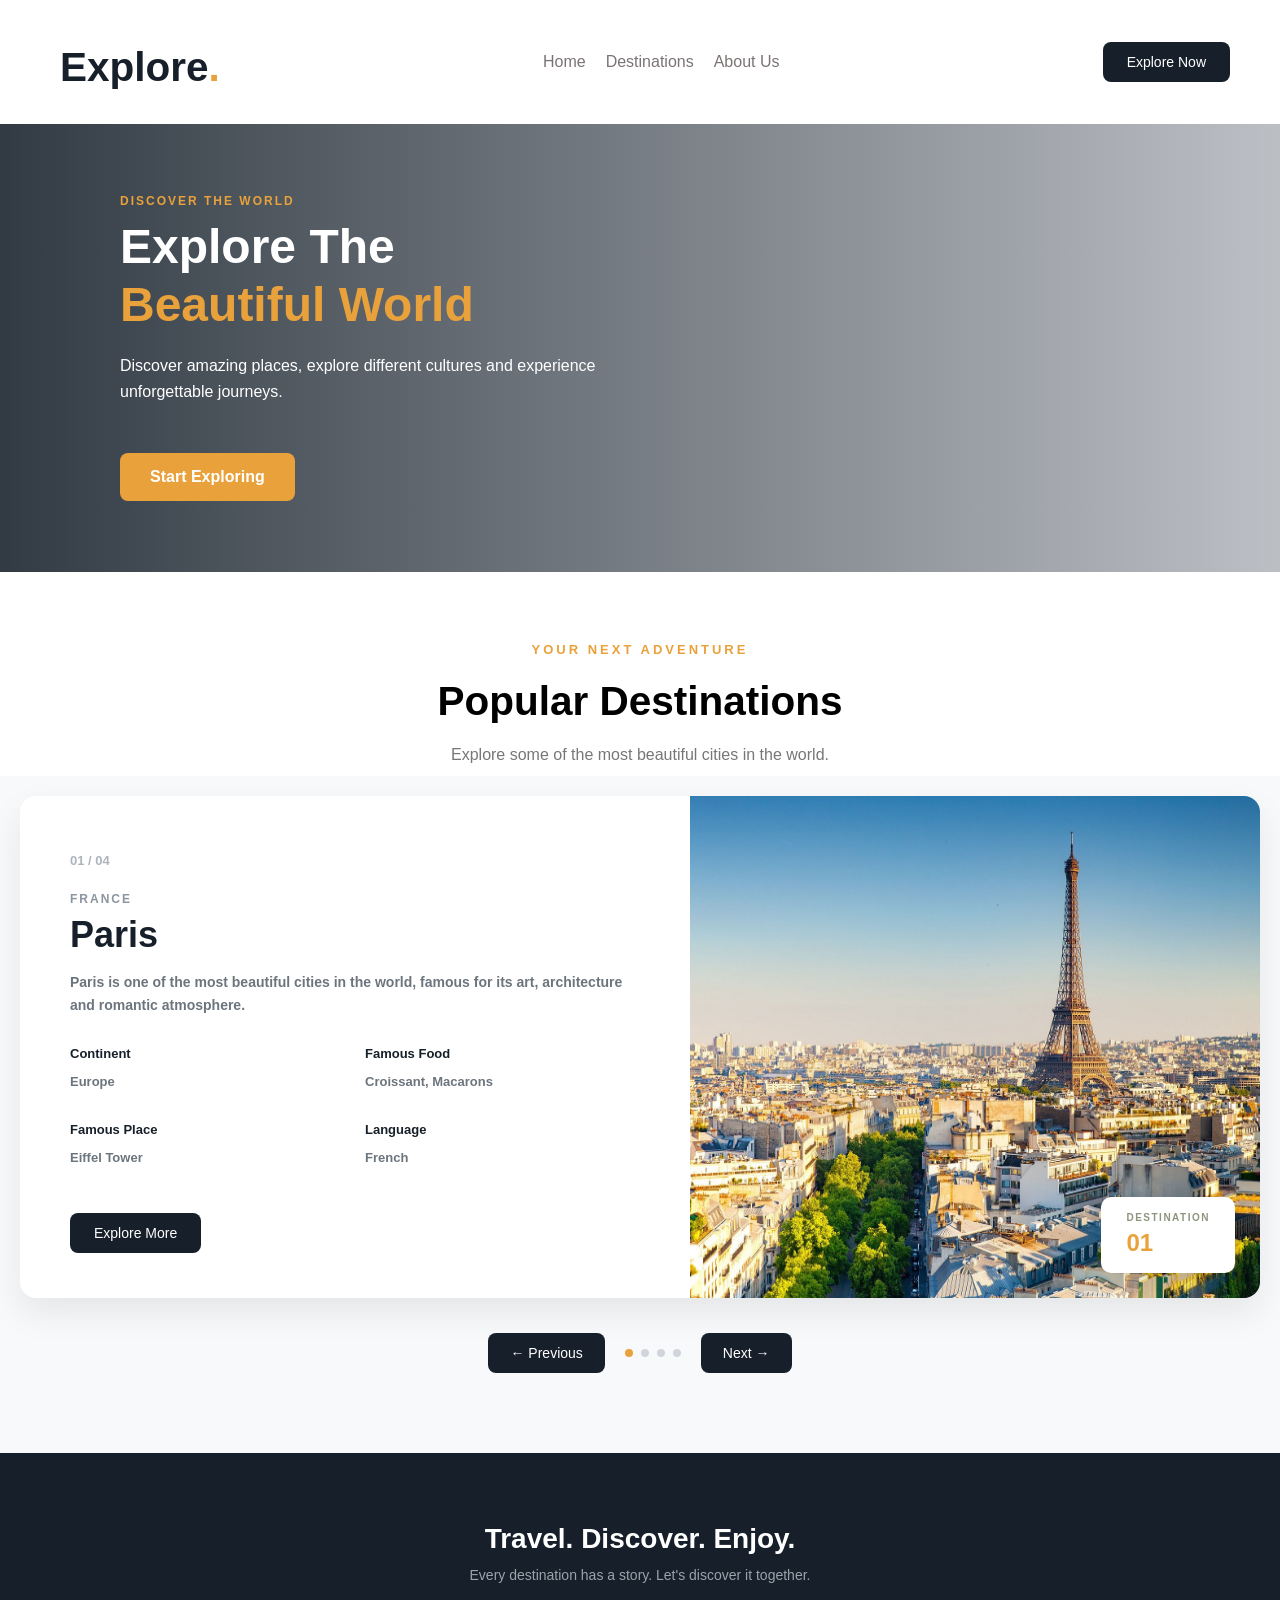
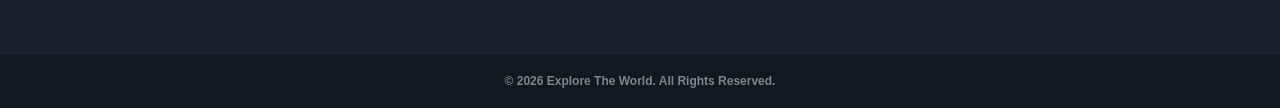
<file: index.html>
<!DOCTYPE html>
<html lang="en">

<head>
    <meta charset="UTF-8">
    <meta name="viewport" content="width=device-width, initial-scale=1.0">
    <link rel="stylesheet" href="Style.css">
    <title>Expore The World </title>
</head>

<body>
    <header id="h">
        <div class="title">
            <h2>Explore<span>.</span></h2>
        </div>
        <div class="links">
            <a href="#m">Home</a>
            <a href="#txt">Destinations</a>
            <a href="#foot">About Us</a>
        </div>
        <button class="explore-btn">Explore Now</button>
    </header>
    <div id="m">
        <p>DISCOVER THE WORLD</p>
        <h1>Explore The <br><span>Beautiful World</span> </h1>
        <p>Discover amazing places, explore different cultures and experience unforgettable journeys.</p>
        <button class="explore-btn">Start Exploring</button>
    </div>

    <div class="txt" id="txt">
        <p>YOUR NEXT ADVENTURE</p>
        <h2>Popular Destinations</h2>
        <p>Explore some of the most beautiful cities in the world.</p>
    </div>
    <section class="slider-section">
    <div class="destination-card">
        <div class="card-info">
            <span class="slide-number"><span id="slide-num">01</span> <span>/ 04</span></span>
            <p class="country" id="country">FRANCE</p>
            <h3 id="city">Paris</h3>
            <p class="description" id="description">
                Paris is one of the most beautiful cities in the world, famous for its art, architecture and romantic atmosphere.
            </p>

            <div class="details-grid" >
                <div>
                    <h4>Continent</h4>
                    <p id="continent">Europe</p>
                </div>
                <div>
                    <h4>Famous Food</h4>
                    <p id="food">Croissant, Macarons</p>
                </div>
                <div>
                    <h4>Famous Place</h4>
                    <p id="place">Eiffel Tower</p>
                </div>
                <div>
                    <h4>Language</h4>
                    <p id="language">French</p>
                </div>
            </div>

            <button class="explore-btn" id="ex-btn">Explore More</button>
        </div>

        <div class="card-image">
            <img id="city-img" src="paris.jpg" alt="Paris">
            <div class="destination-badge">
                <span>DESTINATION</span>
                <strong id="badge-num">01</strong>
            </div>
        </div>
    </div>

    <div class="slider-controls">
        <button class="nav-btn" id="prev-btn">← Previous</button>
        <div class="dots">
            <span class="dot active"></span>
            <span class="dot"></span>
            <span class="dot"></span>
            <span class="dot"></span>
        </div>
        <button class="nav-btn" id="next-btn">Next →</button>
    </div>
</section>

<footer>
    <div class="footer-top" id="foot">
        <h2>Travel. Discover. Enjoy.</h2>
        <p>Every destination has a story. Let's discover it together.</p>
    </div>
    <div class="footer-bottom">
        <p>© 2026 Explore The World. All Rights Reserved.</p>
    </div>
</footer>
<script src="script.js"></script>
</body>

</html>
</file>
<file: Style.css>
body{
font-family: Arial, sans-serif;
font-size: 27px;
font-weight: 700;
margin: 0;
padding: 0;
}
.title{

color: #17202a;
padding-top: 10px;
padding-left: 60px;

}
.title span{
color: #e9a23b;
}
header .links{
display: flex;
justify-content: space-between;
align-items: center;
gap: 20px;
}
header .links a{
text-decoration: none;
font-size: 16px;
font-weight: 400;
color:#726a6aef;
}
header .links a:hover{
    color: #e9a23b;
}
header button{
background-color:#17202A;
border-radius: 12px;
font-size: 16px;
font-weight: 400;
color: #fff;
border: none;
padding: 15px 20px;
margin-right:50px ;
}
header{
    display: flex;
    justify-content: space-between;
    align-items: center;
    gap: 10px;
}
#m{
    background: linear-gradient(90deg, #323B44, #BCBFC4);
    padding: 70px 120px; 
    color: #ffffff;
}
#m p:first-of-type {
    color: #e9a23b;
    font-size: 13px;
    letter-spacing: 2px; 
    margin-bottom: 15px;
}
#m h1 {
    font-size: 48px;
    line-height: 1.2;
    margin: 0 0 20px 0;
}
#m h1 span {
    color: #e9a23b;
}
#m p:last-of-type {
    font-size: 16px;
    font-weight: 400;
    color: #ffffff;
    max-width: 500px; 
    line-height: 1.6;
    margin-bottom: 30px;
}
#m button {
    background-color: #e9a23b;
    color: #ffffff;
    border: none;
    border-radius: 8px;
    margin-top: 18px;
    margin-bottom: 1px;
    padding: 15px 30px;
    font-size: 16px;
    font-weight: 600;
    cursor: pointer;
}
#m button:hover{
    background-color: #dd8604;
    transform: translateY(-9px);
}
#m p:first-of-type {
    color: #e9a23b;
    font-size: 12px;
    font-weight: 700;
    letter-spacing: 2px;
    margin: 0 0 10px 0;
}
#m h2 {
    color: #17202a;
    font-size: 36px;
    font-weight: 700;
    margin: 0 0 15px 0;
}
.txt{
text-align: center;
line-height: 0.7;
}
.txt p:first-of-type{
    padding-top: 60px;
font-size: 13px;
font-weight: 700;
letter-spacing: 3px;
color: #e9a23b;
}
.txt p:last-of-type{
font-size: 16px;
font-weight: 400;
color: #777;
}
.slider-section {
    background-color: #f8f9fa;
    padding: 20px 20px 80px 20px;
    display: flex;
    flex-direction: column;
    align-items: center;
}

.destination-card {
    display: flex;
    background-color: #ffffff;
    border-radius: 16px;
    overflow: hidden;
    max-width: 1300px;
    width: 100%;
    box-shadow: 0 15px 35px rgba(0, 0, 0, 0.08);
}

.card-info {
    flex: 1;
    padding: 45px 50px;
}

.slide-number {
    color: #e9a23b;
    font-size: 13px;
    font-weight: 700;
}

.slide-number span {
    color: #adb5bd;
}

.country {
    color: #8c959f;
    font-size: 12px;
    letter-spacing: 2px;
    margin: 20px 0 8px 0;
}

.card-info h3 {
    color: #17202a;
    font-size: 36px;
    margin: 0 0 15px 0;
}

.description {
    color: #6c757d;
    font-size: 14px;
    line-height: 1.6;
    margin-bottom: 30px;
}

.details-grid {
    display: grid;
    grid-template-columns: repeat(2, 1fr);
    gap: 20px;
    margin-bottom: 35px;
}

.details-grid h4 {
    color: #17202a;
    font-size: 13px;
    margin: 0 0 5px 0;
}

.details-grid p {
    color: #6c757d;
    font-size: 13px;
}

.explore-btn {
    background-color: #17202a;
    color: #ffffff;
    border: none;
    border-radius: 8px;
    padding: 12px 24px;
    font-size: 14px;
    cursor: pointer;
}

.card-image {
    flex: 1;
    position: relative; 
}

.card-image img {
    width: 100%;
    height: 100%;
    display: block;
}
#ex-btn:hover{
    background-color: #E9A23B;
}

.destination-badge {
    position: absolute;
    bottom: 25px;
    right: 25px;
    background-color: #ffffff;
    padding: 15px 25px;
    border-radius: 10px;
    box-shadow: 0 8px 20px rgba(0, 0, 0, 0.12);
}

.destination-badge span {
    display: block;
    font-size: 10px;
    color: #8c957d;
    letter-spacing: 1.5px;
    margin-bottom: 4px;
}

.destination-badge strong {
    font-size: 24px;
    color: #e9a23b;
}

.slider-controls {
    display: flex;
    align-items: center;
    gap: 20px;
    margin-top: 35px;
}

.nav-btn {
    background-color: #17202a;
    color: #ffffff;
    border: none;
    border-radius: 8px;
    padding: 12px 22px;
    font-size: 14px;
    cursor: pointer;
}

.dots {
    display: flex;
    gap: 8px;
}

.dot {
    width: 8px;
    height: 8px;
    background-color: #d1d5db;
    border-radius: 50%;
}

.dot.active {
    background-color: #e9a23b;
}
footer {
    text-align: center;
    color: #ffffff;
}

.footer-top {
    background-color: #17202a;
    padding: 70px 20px;
}

.footer-top h2 {
    font-size: 28px;
    font-weight: 700;
    margin: 0 0 12px 0;
}

.footer-top p {
    color: #9ba3ab;
    font-size: 14px;
    font-weight: 400;
    margin: 0;
}

.footer-bottom {
    background-color: #11181f;
    padding: 20px;
    border-top: 1px solid rgba(255, 255, 255, 0.05);
}

.footer-bottom p {
    color: #7c858e;
    font-size: 12px;
    margin: 0;
}
</file>
